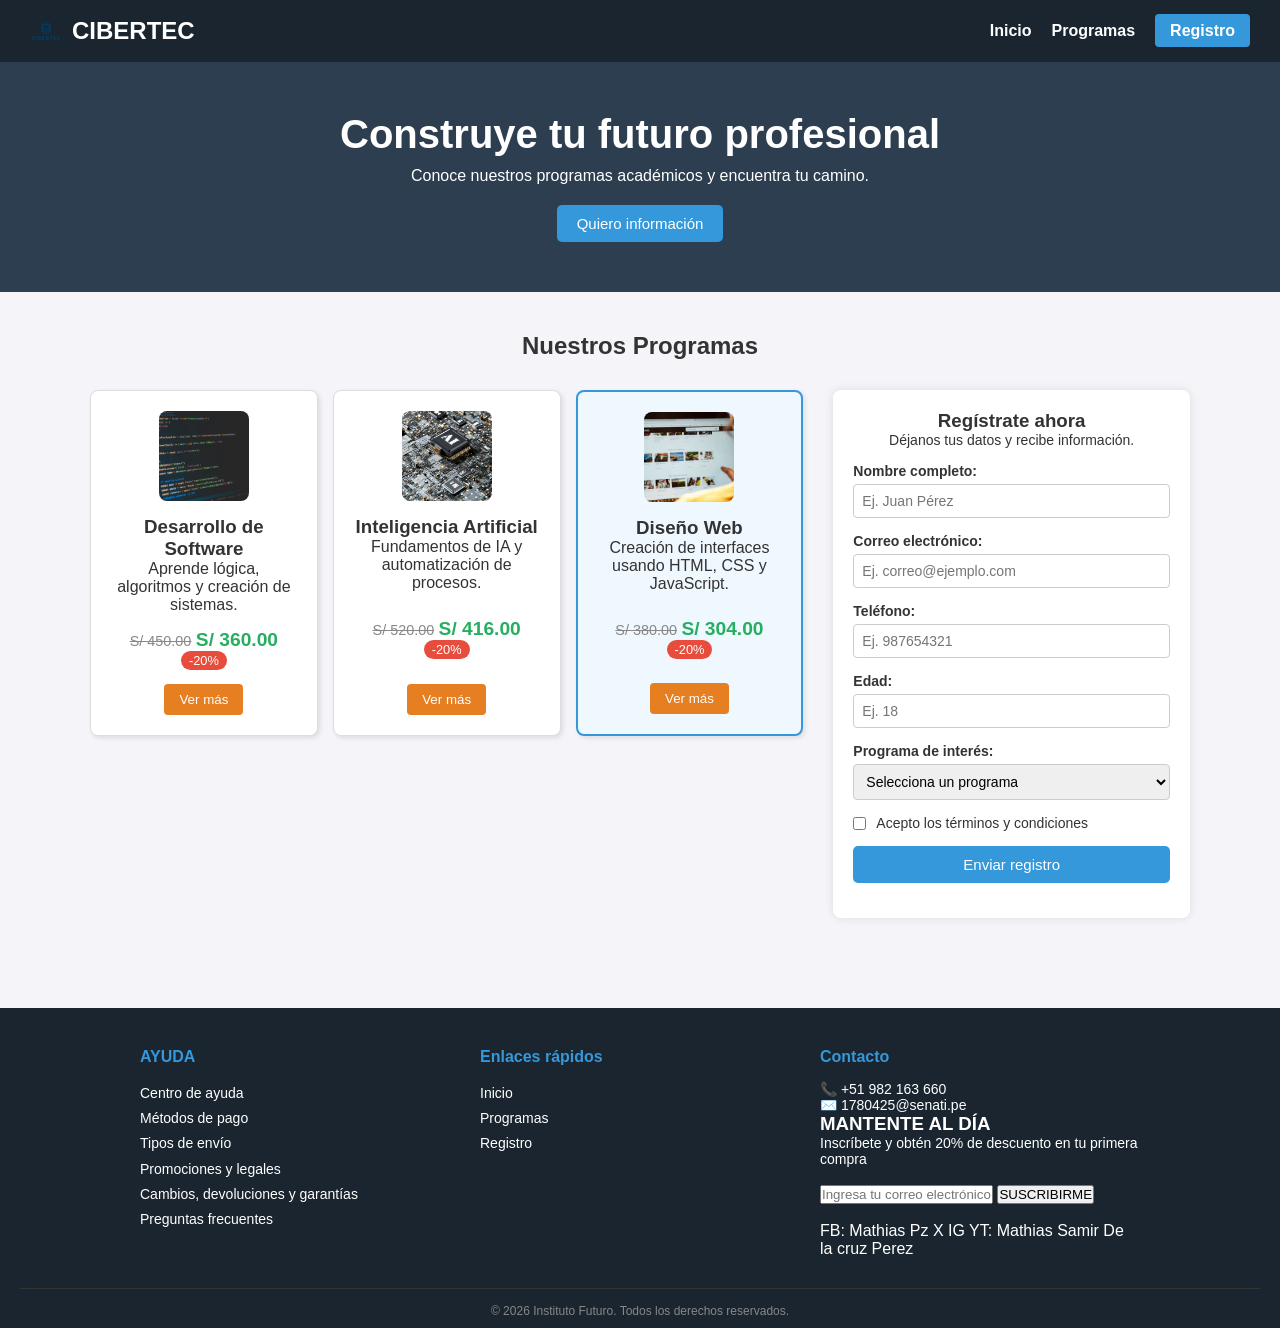
<file: index.html>
<!DOCTYPE html>
<html lang="es">
<head>
    <meta charset="UTF-8">
    <meta name="viewport" content="width=device-width, initial-scale=1.0">
    <title>Instituto Futuro</title>

    <link rel="stylesheet" href="css/estilos.css">

    <style>
        .hero-section {
            background-color: #2c3e50;
            color: white;
            padding: 50px 20px;
            text-align: center;
        }
        .hero-section h1 {
            font-size: 2.5rem;
            margin-bottom: 10px;
        }
        .hero-section .btn-principal {
            margin-top: 20px;
        }

        /* Precios con descuento en las tarjetas */
        .precio-oferta {
            margin: 10px 0;
        }
        .precio-oferta s {
            color: #888;
            font-size: 0.9em;
        }
        .precio-oferta strong {
            color: #27ae60;
            font-size: 1.2em;
        }
        .precio-oferta span {
            background: #e74c3c;
            color: white;
            padding: 2px 8px;
            border-radius: 10px;
            font-size: 0.8em;
        }
    </style>
</head>
<body>

    <header>
        <div class="logo-container">
            <img src="img/descarga.png" alt="Logo Instituto Futuro" class="logo-img">
            <h2>CIBERTEC</h2>
        </div>
        <nav>
            <ul class="menu-flex">
                <li><a href="index.html">Inicio</a></li>
                <li><a href="#programas">Programas</a></li>
                <li><a href="#registro" class="btn-nav">Registro</a></li>
            </ul>
        </nav>
    </header>

    <main>
        <section class="hero-section">
            <h1>Construye tu futuro profesional</h1>
            <p>Conoce nuestros programas académicos y encuentra tu camino.</p>
            <a href="#registro" class="btn-principal">Quiero información</a>
        </section>

        <section id="programas" class="seccion-programas">
            <h2 class="titulo-centrado">Nuestros Programas</h2>

            <div class="layout-principal">

                <div class="grid-programas">
                    <article class="card">
                        <div class="icono-card">
                            <img src="img/desarrollo.jpg" alt="Ícono Desarrollo de Software">
                        </div>
                        <h3>Desarrollo de Software</h3>
                        <p>Aprende lógica, algoritmos y creación de sistemas.</p>
                        <p class="precio-oferta"><s>S/ 450.00</s> <strong>S/ 360.00</strong> <span>-20%</span></p>
                        <a href="software.html" class="btn-info">Ver más</a>
                    </article>

                    <article class="card">
                        <div class="icono-card">
                            <img src="img/ia.jpg" alt="Ícono Inteligencia Artificial">
                        </div>
                        <h3>Inteligencia Artificial</h3>
                        <p>Fundamentos de IA y automatización de procesos.</p>
                        <p class="precio-oferta"><s>S/ 520.00</s> <strong>S/ 416.00</strong> <span>-20%</span></p>
                        <a href="ia.html" class="btn-info">Ver más</a>
                    </article>

                    <article class="card destacada">
                        <div class="icono-card">
                            <img src="img/web.jpg" alt="Ícono Diseño Web">
                        </div>
                        <h3>Diseño Web</h3>
                        <p>Creación de interfaces usando HTML, CSS y JavaScript.</p>
                        <p class="precio-oferta"><s>S/ 380.00</s> <strong>S/ 304.00</strong> <span>-20%</span></p>
                        <a href="web.html" class="btn-info">Ver más</a>
                    </article>
                </div>

                <aside class="contenedor-form lateral" id="registro">
                    <h3>Regístrate ahora</h3>
                    <p class="texto-form">Déjanos tus datos y recibe información.</p>

                    <!-- method="post": los datos personales no deben ir en la URL.
                         action="#": no hay servidor, el envío se simula con JavaScript. -->
                    <form id="miFormulario" method="post" action="#" onsubmit="return false;">
                        <div class="grupo-form">
                            <label for="txtNombre">Nombre completo:</label>
                            <input type="text" id="txtNombre" name="nombre" placeholder="Ej. Juan Pérez">
                            <span class="error" id="errNombre"></span>
                        </div>

                        <div class="grupo-form">
                            <label for="txtCorreo">Correo electrónico:</label>
                            <input type="email" id="txtCorreo" name="correo" placeholder="Ej. correo@ejemplo.com">
                            <span class="error" id="errCorreo"></span>
                        </div>

                        <div class="grupo-form">
                            <label for="txtTelefono">Teléfono:</label>
                            <input type="tel" id="txtTelefono" name="telefono" placeholder="Ej. 987654321" maxlength="9">
                            <span class="error" id="errTelefono"></span>
                        </div>

                        <div class="grupo-form">
                            <label for="txtEdad">Edad:</label>
                            <input type="number" id="txtEdad" name="edad" placeholder="Ej. 18" min="16" max="70">
                            <span class="error" id="errEdad"></span>
                        </div>

                        <div class="grupo-form">
                            <label for="selPrograma">Programa de interés:</label>
                            <select id="selPrograma" name="programa">
                                <option value="">Selecciona un programa</option>
                                <option value="0">Desarrollo de Software</option>
                                <option value="1">Inteligencia Artificial</option>
                                <option value="2">Diseño Web</option>
                            </select>
                            <span class="error" id="errPrograma"></span>
                        </div>

                        <div class="grupo-form">
                            <div class="check-container">
                                <input type="checkbox" id="chkTerminos" name="terminos">
                                <label for="chkTerminos">Acepto los términos y condiciones</label>
                            </div>
                            <span class="error" id="errTerminos"></span>
                        </div>

                        <button type="button" class="btn-principal btn-ancho" onclick="enviarRegistro()">Enviar registro</button>
                        <div id="mensaje-exito"></div>
                        <pre id="simulacion-envio" class="simulacion"></pre>
                    </form>
                </aside>
            </div>
        </section>
    </main>

    <footer class="footer-completo">
        <div class="footer-grid">
            <div class="col-footer">
                <h4>AYUDA</h4>
                <ul class="lista-footer">
                    <li>Centro de ayuda</li>
                    <li>Métodos de pago</li>
                    <li>Tipos de envío</li>
                    <li>Promociones y legales</li>
                    <li>Cambios, devoluciones y garantías</li>
                    <li>Preguntas frecuentes</li>
                </ul>
            </div>
            <div class="col-footer">
                <h4>Enlaces rápidos</h4>
                <ul class="lista-footer">
                    <li><a href="index.html">Inicio</a></li>
                    <li><a href="#programas">Programas</a></li>
                    <li><a href="#registro">Registro</a></li>
                </ul>
            </div>
            <div class="col-footer">
                <h4>Contacto</h4>
                <p>📞 +51 982 163 660</p>
                <p>✉️ 1780425@senati.pe</p>
                <h3>MANTENTE AL DÍA</h3>
                <p>Inscríbete y obtén 20% de descuento en tu primera compra</p><br>
                <form class="form-suscripcion">
                    <input type="email" placeholder="Ingresa tu correo electrónico" required>
                    <button type="submit">SUSCRIBIRME</button>
                </form>
                <div class="redes-sociales"><br>
                    <a>FB: Mathias Pz</a>
                    <a>X</a>
                    <a>IG</a>
                    <a>YT: Mathias Samir De la cruz Perez</a>
                </div>
            </div>
        </div>
        <div class="footer-bottom">
            <p>© 2026 Instituto Futuro. Todos los derechos reservados.</p>
        </div>

    </footer>

    <script src="js/app.js"></script>
</body>
</html>
</file>
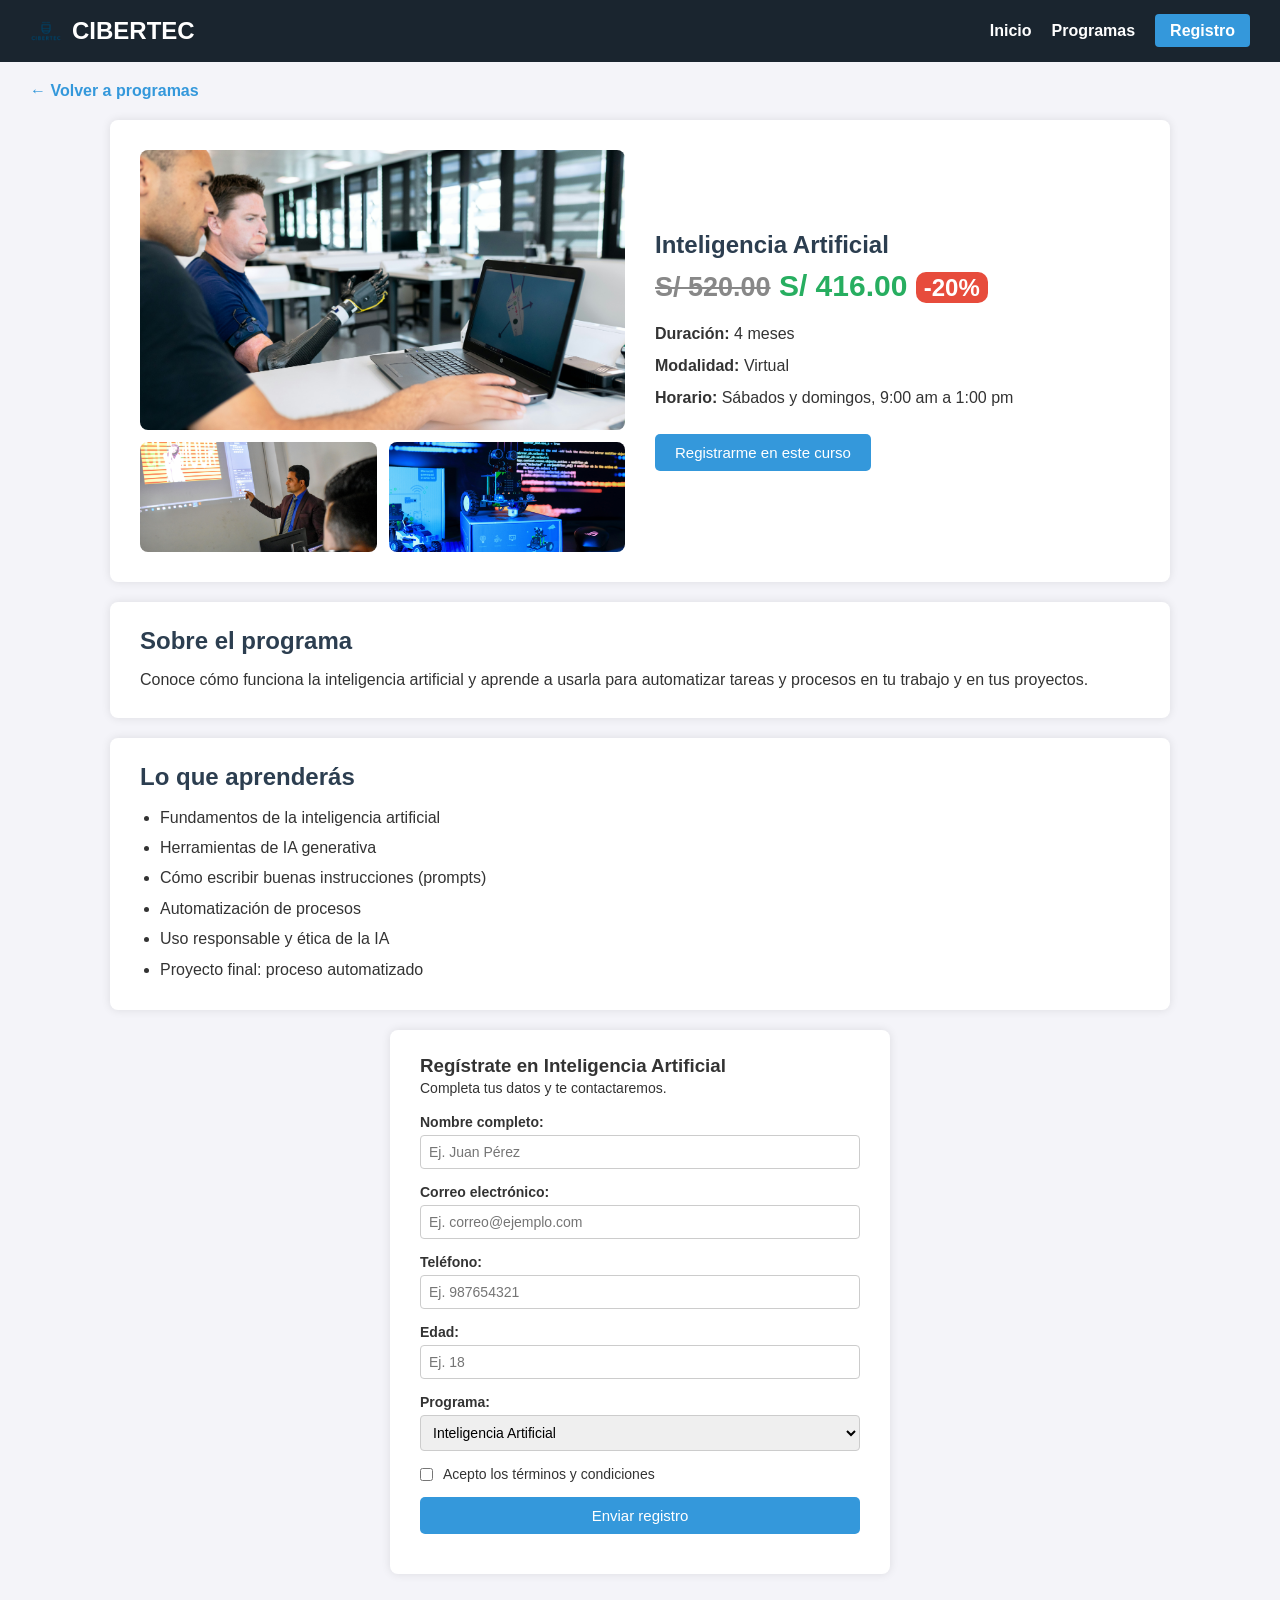
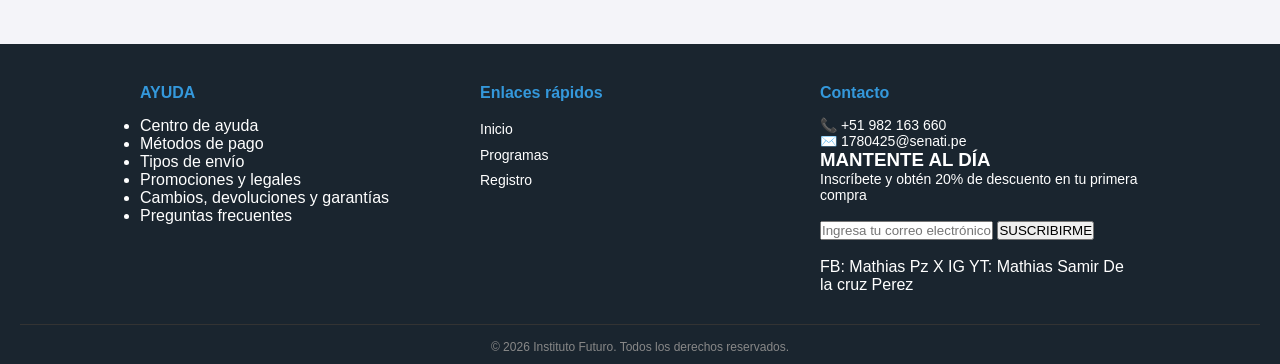
<file: ia.html>
<!DOCTYPE html>
<html lang="es">
<head>
    <meta charset="UTF-8">
    <meta name="viewport" content="width=device-width, initial-scale=1.0">
    <title>Inteligencia Artificial - Instituto Futuro</title>
    <link rel="stylesheet" href="css/estilos.css">
</head>
<body>

    <header>
        <div class="logo-container">
            <img src="img/descarga.png" alt="Logo Instituto Futuro" class="logo-img">
            <h2>CIBERTEC</h2>
        </div>
        <nav>
            <ul class="menu-flex">
                <li><a href="index.html">Inicio</a></li>
                <li><a href="index.html#programas">Programas</a></li>
                <li><a href="#registro" class="btn-nav">Registro</a></li>
            </ul>
        </nav>
    </header>

    <a href="index.html#programas" class="volver">← Volver a programas</a>

    <main class="detalle">

        <section class="detalle-grid">
        <div class="detalle-imagen">
    <img src="img/ia2.jpg" alt="Programa Desarrollo de Software" class="img-principal" id="imgPrincipal">

    <div class="miniaturas">
        <img src="img/ia3.jpg" alt="Clase de programación" onclick="cambiarImagen(this)">
        <img src="img/ia4.jpg" alt="Proyecto final" onclick="cambiarImagen(this)">
    </div>
</div>
            <div class="detalle-info">
                <h1>Inteligencia Artificial</h1>
        <p class="precio"><s>S/ 520.00</s> <strong>S/ 416.00</strong> <span>-20%</span></p>
                <ul class="datos-curso">
                    <li><strong>Duración:</strong> 4 meses</li>
                    <li><strong>Modalidad:</strong> Virtual</li>
                    <li><strong>Horario:</strong> Sábados y domingos, 9:00 am a 1:00 pm</li>
                </ul>
                <a href="#registro" class="btn-principal">Registrarme en este curso</a>
            </div>
        </section>

        <section class="detalle-bloque">
            <h2>Sobre el programa</h2>
            <p>Conoce cómo funciona la inteligencia artificial y aprende a usarla para automatizar tareas y procesos en tu trabajo y en tus proyectos.</p>
        </section>

        <section class="detalle-bloque">
            <h2>Lo que aprenderás</h2>
            <ul>
                <li>Fundamentos de la inteligencia artificial</li>
                <li>Herramientas de IA generativa</li>
                <li>Cómo escribir buenas instrucciones (prompts)</li>
                <li>Automatización de procesos</li>
                <li>Uso responsable y ética de la IA</li>
                <li>Proyecto final: proceso automatizado</li>
            </ul>
        </section>

        <section class="detalle-bloque contenedor-form detalle-form" id="registro">
            <h3>Regístrate en Inteligencia Artificial</h3>
            <p class="texto-form">Completa tus datos y te contactaremos.</p>

            <form id="miFormulario" method="post" action="#" onsubmit="return false;">
                <div class="grupo-form">
                    <label for="txtNombre">Nombre completo:</label>
                    <input type="text" id="txtNombre" name="nombre" placeholder="Ej. Juan Pérez">
                    <span class="error" id="errNombre"></span>
                </div>

                <div class="grupo-form">
                    <label for="txtCorreo">Correo electrónico:</label>
                    <input type="email" id="txtCorreo" name="correo" placeholder="Ej. correo@ejemplo.com">
                    <span class="error" id="errCorreo"></span>
                </div>

                <div class="grupo-form">
                    <label for="txtTelefono">Teléfono:</label>
                    <input type="tel" id="txtTelefono" name="telefono" placeholder="Ej. 987654321" maxlength="9">
                    <span class="error" id="errTelefono"></span>
                </div>

                <div class="grupo-form">
                    <label for="txtEdad">Edad:</label>
                    <input type="number" id="txtEdad" name="edad" placeholder="Ej. 18" min="16" max="70">
                    <span class="error" id="errEdad"></span>
                </div>

                <div class="grupo-form">
                    <label for="selPrograma">Programa:</label>
                    <select id="selPrograma" name="programa">
                        <option value="">Selecciona un programa</option>
                        <option value="0">Desarrollo de Software</option>
                        <option value="1" selected>Inteligencia Artificial</option>
                        <option value="2">Diseño Web</option>
                    </select>
                    <span class="error" id="errPrograma"></span>
                </div>

                <div class="grupo-form">
                    <div class="check-container">
                        <input type="checkbox" id="chkTerminos" name="terminos">
                        <label for="chkTerminos">Acepto los términos y condiciones</label>
                    </div>
                    <span class="error" id="errTerminos"></span>
                </div>

                <button type="button" class="btn-principal btn-ancho" onclick="enviarRegistro()">Enviar registro</button>
                <div id="mensaje-exito"></div>
                <pre id="simulacion-envio" class="simulacion"></pre>
            </form>
        </section>

    </main>

    <footer class="footer-completo">
        <div class="footer-grid">
            <div class="col-footer">
                    <h4>AYUDA</h4>
                <ul>
                    <li>Centro de ayuda</a></li>
                    <li>Métodos de pago</a></li>
                    <li>Tipos de envío</a></li>
                    <li>Promociones y legales</a></li>
                    <li>Cambios, devoluciones y garantías</a></li>
                    <li>Preguntas frecuentes</a></li>
                </ul>
            </div>
            <div class="col-footer">
                <h4>Enlaces rápidos</h4>
                <ul class="lista-footer">
                    <li><a href="index.html">Inicio</a></li>
                    <li><a href="#programas">Programas</a></li>
                    <li><a href="#registro">Registro</a></li>
                </ul>
            </div>
            <div class="col-footer">
                <h4>Contacto</h4>
                <p>📞 +51 982 163 660</p>
                <p>✉️ 1780425@senati.pe</p>
                <h3>MANTENTE AL DÍA</h3>
                <p>Inscríbete y obtén 20% de descuento en tu primera compra</p><br>
                <form class="form-suscripcion">
                    <input type="email" placeholder="Ingresa tu correo electrónico" required>
                    <button type="submit">SUSCRIBIRME</button>
                </form>
                <div class="redes-sociales"><br>
                    <a>FB: Mathias Pz</a>
                    <a>X</a>
                    <a>IG</a>
                    <a>YT: Mathias Samir De la cruz Perez</a>
                </div>
            </div>
        </div>
        <div class="footer-bottom">
            <p>© 2026 Instituto Futuro. Todos los derechos reservados.</p>
        </div>

    </footer>

    <script src="js/app.js"></script>
</body>
</html>
</file>
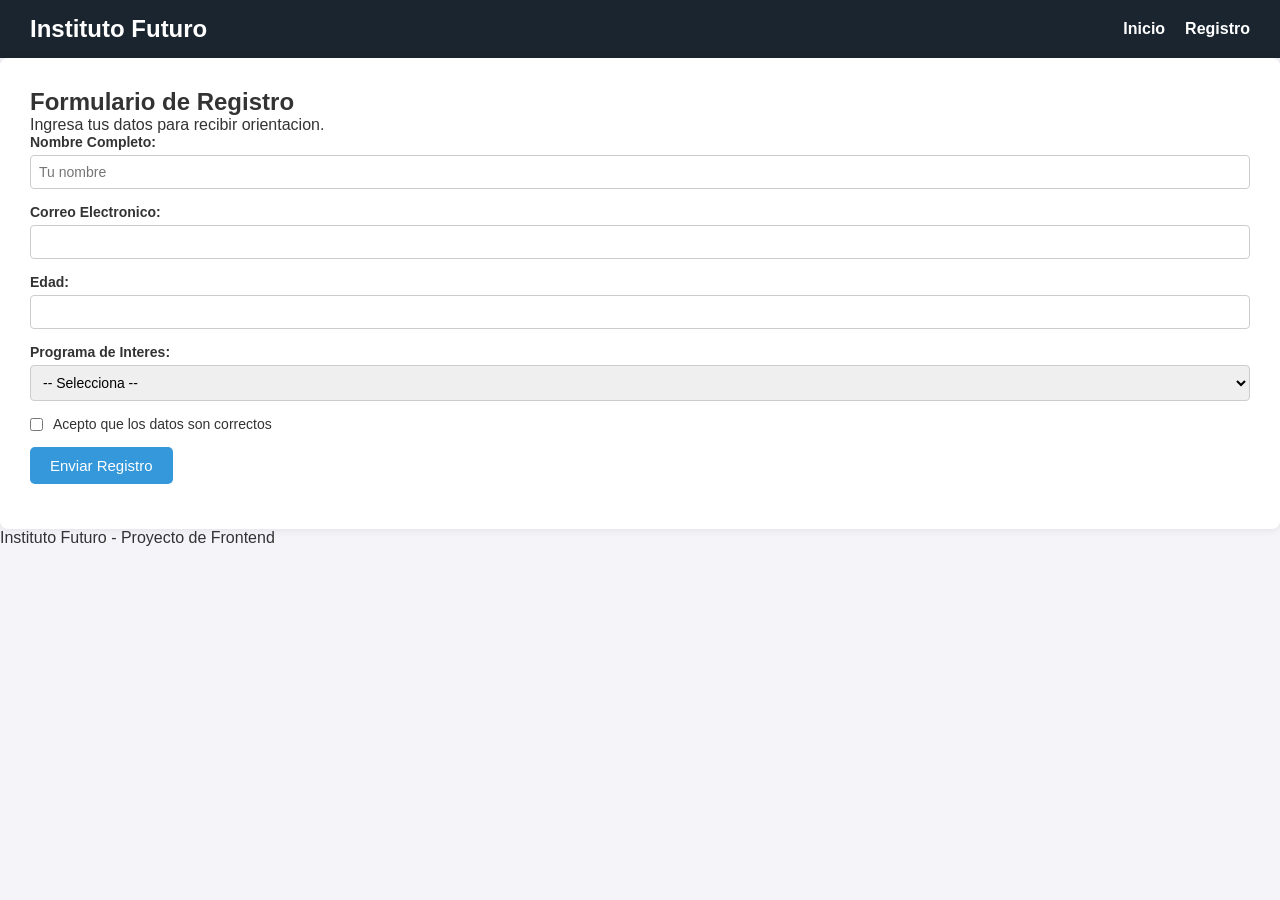
<file: registro.html>
<!DOCTYPE html>
<html lang="es">
<head>
    <meta charset="UTF-8">
    <title>Registro - Instituto Futuro</title>
    <link rel="stylesheet" href="css/estilos.css">
</head>
<body>

    <header>
        <div class="logo-container">
            <h2>Instituto Futuro</h2>
        </div>
        <nav>
            <ul class="menu-flex">
                <li><a href="index.html">Inicio</a></li>
                <li><a href="registro.html">Registro</a></li>
            </ul>
        </nav>
    </header>

    <main class="contenedor-form">
        <h2>Formulario de Registro</h2>
        <p>Ingresa tus datos para recibir orientacion.</p>

        <form id="miFormulario" action="#" method="POST">
            
            <div class="grupo-form">
                <label>Nombre Completo:</label>
                <input type="text" id="txtNombre" placeholder="Tu nombre">
                <span class="error" id="errNombre"></span>
            </div>

            <div class="grupo-form">
                <label>Correo Electronico:</label>
                <input type="email" id="txtCorreo">
                <span class="error" id="errCorreo"></span>
            </div>

            <div class="grupo-form">
                <label>Edad:</label>
                <input type="number" id="txtEdad" min="15" max="60">
                <span class="error" id="errEdad"></span>
            </div>

            <div class="grupo-form">
                <label>Programa de Interes:</label>
                <select id="cboPrograma">
                    <option value="">-- Selecciona --</option>
                    <option value="software">Desarrollo de Software</option>
                    <option value="ia">Inteligencia Artificial</option>
                    <option value="web">Diseño Web</option>
                </select>
                <span class="error" id="errPrograma"></span>
            </div>

            <div class="grupo-form check-container">
                <input type="checkbox" id="chkTerminos">
                <label>Acepto que los datos son correctos</label>
                <div class="error" id="errTerminos"></div>
            </div>

            <button type="submit" class="btn-principal" id="btnEnviar">Enviar Registro</button>
            
            <div id="mensaje-exito"></div>
        </form>
    </main>

    <footer>
        <p>Instituto Futuro - Proyecto de Frontend</p>
    </footer>

    <script src="js/app.js"></script>
</body>
</html>
</file>
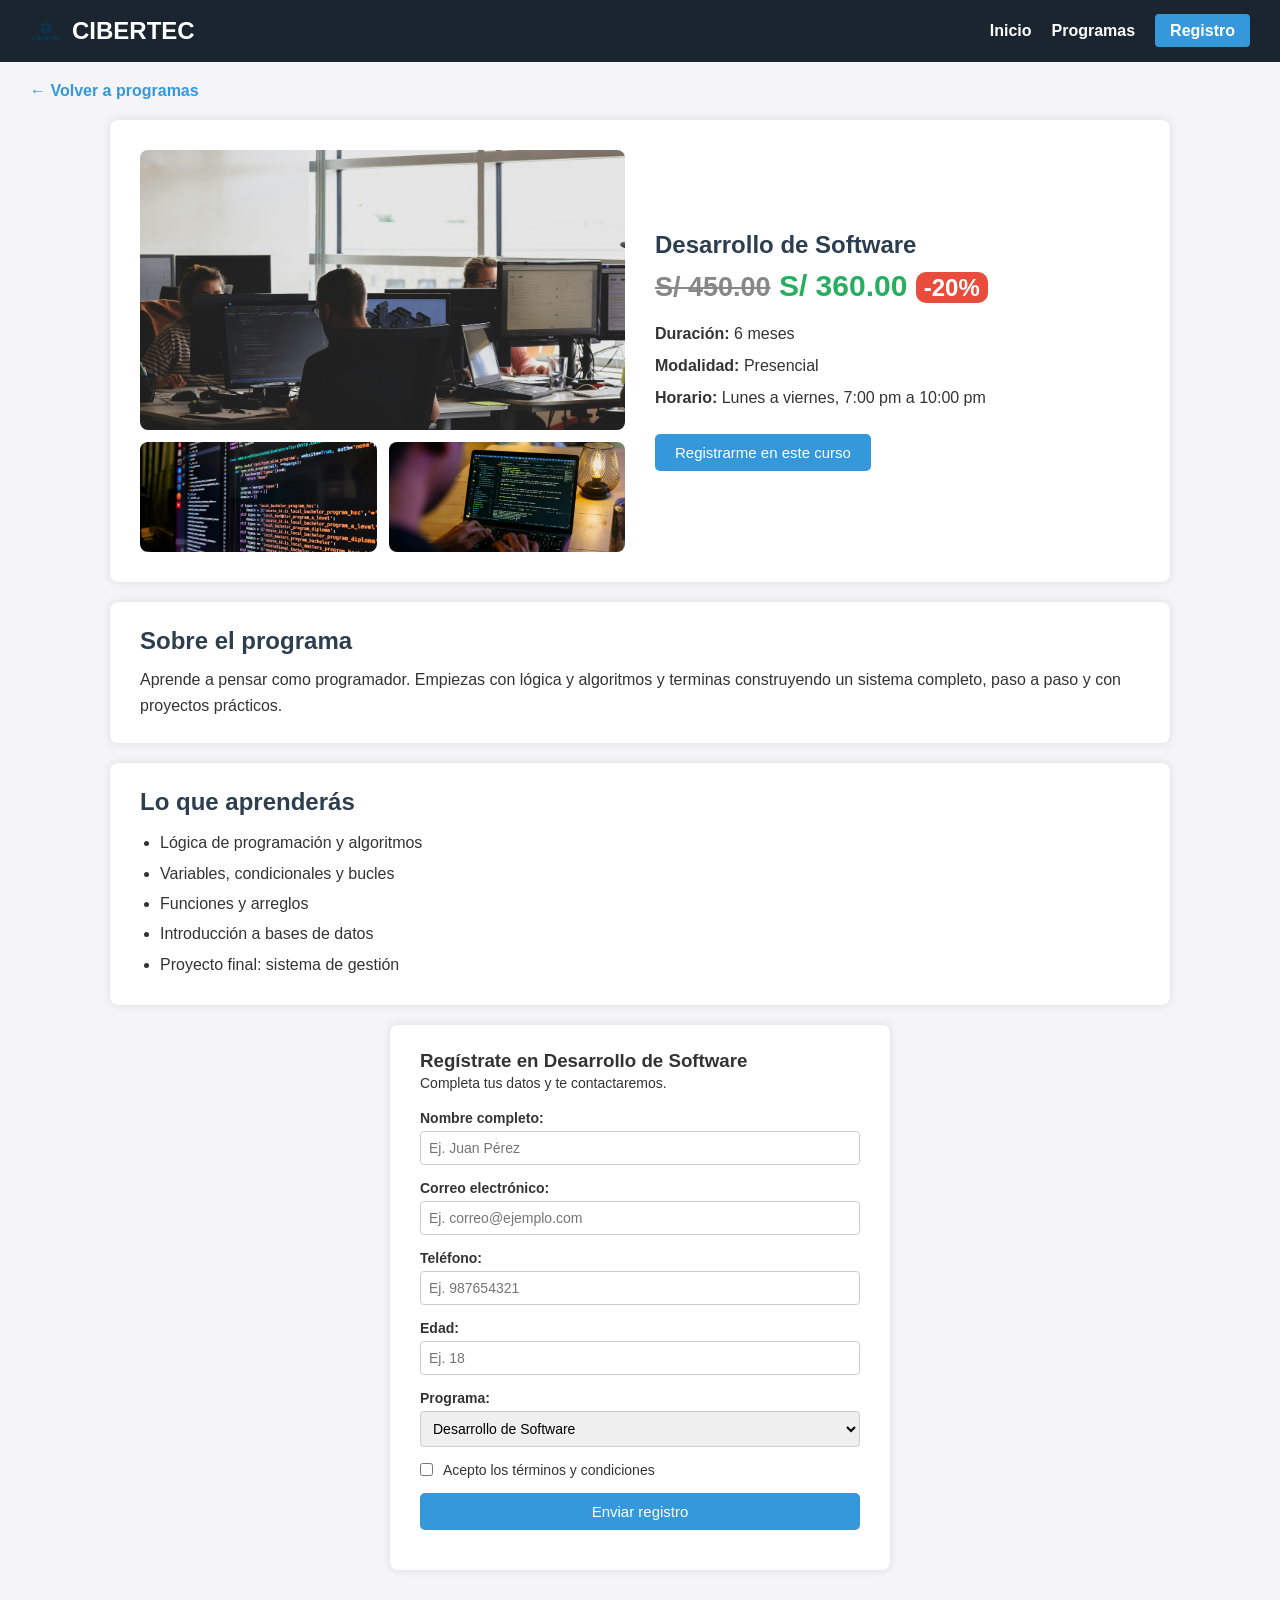
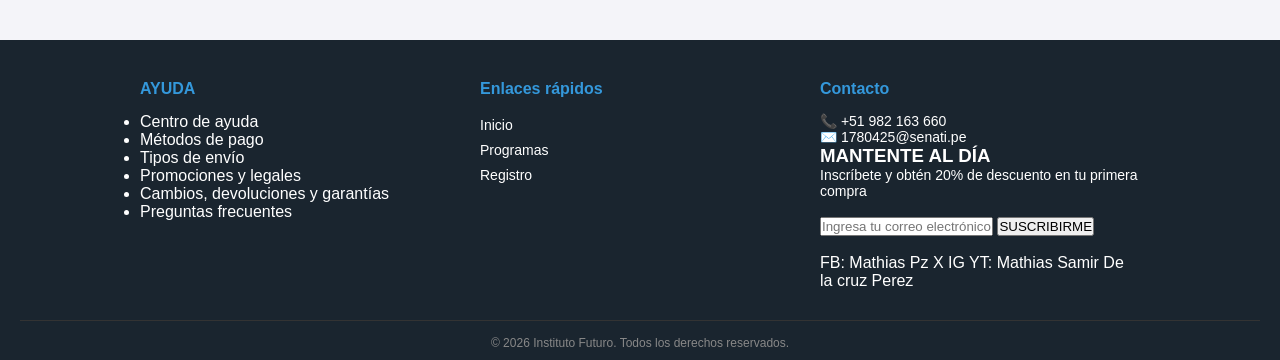
<file: software.html>
<!DOCTYPE html>
<html lang="es">
<head>
    <meta charset="UTF-8">
    <meta name="viewport" content="width=device-width, initial-scale=1.0">
    <title>Desarrollo de Software - Instituto Futuro</title>
    <link rel="stylesheet" href="css/estilos.css">
</head>
<body>

    <header>
        <div class="logo-container">
            <img src="img/descarga.png" alt="Logo Instituto Futuro" class="logo-img">
            <h2>CIBERTEC</h2>
        </div>
        <nav>
            <ul class="menu-flex">
                <li><a href="index.html">Inicio</a></li>
                <li><a href="index.html#programas">Programas</a></li>
                <li><a href="#registro" class="btn-nav">Registro</a></li>
            </ul>
        </nav>
    </header>

    <a href="index.html#programas" class="volver">← Volver a programas</a>

    <main class="detalle">

        <section class="detalle-grid">
            <div class="detalle-imagen">
    <img src="img/salon.jpg" alt="Programa Desarrollo de Software" class="img-principal" id="imgPrincipal">

    <div class="miniaturas">
        <img src="img/software2.jpg" alt="Clase de programación" onclick="cambiarImagen(this)">
        <img src="img/software3.jpg" alt="Proyecto final" onclick="cambiarImagen(this)">
    </div>
</div>
            <div class="detalle-info">
                <h1>Desarrollo de Software</h1>
<p class="precio"><s>S/ 450.00</s> <strong>S/ 360.00</strong> <span>-20%</span></p>
                <ul class="datos-curso">
                    <li><strong>Duración:</strong> 6 meses</li>
                    <li><strong>Modalidad:</strong> Presencial</li>
                    <li><strong>Horario:</strong> Lunes a viernes, 7:00 pm a 10:00 pm</li>
                </ul>
                <a href="#registro" class="btn-principal">Registrarme en este curso</a>
            </div>
        </section>

        <section class="detalle-bloque">
            <h2>Sobre el programa</h2>
            <p>Aprende a pensar como programador. Empiezas con lógica y algoritmos y terminas construyendo un sistema completo, paso a paso y con proyectos prácticos.</p>
        </section>

        <section class="detalle-bloque">
            <h2>Lo que aprenderás</h2>
            <ul>
                <li>Lógica de programación y algoritmos</li>
                <li>Variables, condicionales y bucles</li>
                <li>Funciones y arreglos</li>
                <li>Introducción a bases de datos</li>
                <li>Proyecto final: sistema de gestión</li>
            </ul>
        </section>

        <section class="detalle-bloque contenedor-form detalle-form" id="registro">
            <h3>Regístrate en Desarrollo de Software</h3>
            <p class="texto-form">Completa tus datos y te contactaremos.</p>

            <form id="miFormulario" method="post" action="#" onsubmit="return false;">
                <div class="grupo-form">
                    <label for="txtNombre">Nombre completo:</label>
                    <input type="text" id="txtNombre" name="nombre" placeholder="Ej. Juan Pérez">
                    <span class="error" id="errNombre"></span>
                </div>

                <div class="grupo-form">
                    <label for="txtCorreo">Correo electrónico:</label>
                    <input type="email" id="txtCorreo" name="correo" placeholder="Ej. correo@ejemplo.com">
                    <span class="error" id="errCorreo"></span>
                </div>

                <div class="grupo-form">
                    <label for="txtTelefono">Teléfono:</label>
                    <input type="tel" id="txtTelefono" name="telefono" placeholder="Ej. 987654321" maxlength="9">
                    <span class="error" id="errTelefono"></span>
                </div>

                <div class="grupo-form">
                    <label for="txtEdad">Edad:</label>
                    <input type="number" id="txtEdad" name="edad" placeholder="Ej. 18" min="16" max="70">
                    <span class="error" id="errEdad"></span>
                </div>

                <div class="grupo-form">
                    <label for="selPrograma">Programa:</label>
                    <select id="selPrograma" name="programa">
                        <option value="">Selecciona un programa</option>
                        <option value="0" selected>Desarrollo de Software</option>
                        <option value="1">Inteligencia Artificial</option>
                        <option value="2">Diseño Web</option>
                    </select>
                    <span class="error" id="errPrograma"></span>
                </div>

                <div class="grupo-form">
                    <div class="check-container">
                        <input type="checkbox" id="chkTerminos" name="terminos">
                        <label for="chkTerminos">Acepto los términos y condiciones</label>
                    </div>
                    <span class="error" id="errTerminos"></span>
                </div>

                <button type="button" class="btn-principal btn-ancho" onclick="enviarRegistro()">Enviar registro</button>
                <div id="mensaje-exito"></div>
                <pre id="simulacion-envio" class="simulacion"></pre>
            </form>
        </section>

    </main>

    <footer class="footer-completo">
        <div class="footer-grid">
            <div class="col-footer">
                    <h4>AYUDA</h4>
                <ul>
                    <li>Centro de ayuda</a></li>
                    <li>Métodos de pago</a></li>
                    <li>Tipos de envío</a></li>
                    <li>Promociones y legales</a></li>
                    <li>Cambios, devoluciones y garantías</a></li>
                    <li>Preguntas frecuentes</a></li>
                </ul>
            </div>
            <div class="col-footer">
                <h4>Enlaces rápidos</h4>
                <ul class="lista-footer">
                    <li><a href="index.html">Inicio</a></li>
                    <li><a href="#programas">Programas</a></li>
                    <li><a href="#registro">Registro</a></li>
                </ul>
            </div>
            <div class="col-footer">
                <h4>Contacto</h4>
                <p>📞 +51 982 163 660</p>
                <p>✉️ 1780425@senati.pe</p>
                <h3>MANTENTE AL DÍA</h3>
                <p>Inscríbete y obtén 20% de descuento en tu primera compra</p><br>
                <form class="form-suscripcion">
                    <input type="email" placeholder="Ingresa tu correo electrónico" required>
                    <button type="submit">SUSCRIBIRME</button>
                </form>
                <div class="redes-sociales"><br>
                    <a>FB: Mathias Pz</a>
                    <a>X</a>
                    <a>IG</a>
                    <a>YT: Mathias Samir De la cruz Perez</a>
                </div>
            </div>
        </div>
        <div class="footer-bottom">
            <p>© 2026 Instituto Futuro. Todos los derechos reservados.</p>
        </div>

    </footer>


    <script src="js/app.js"></script>
</body>
</html>
</file>
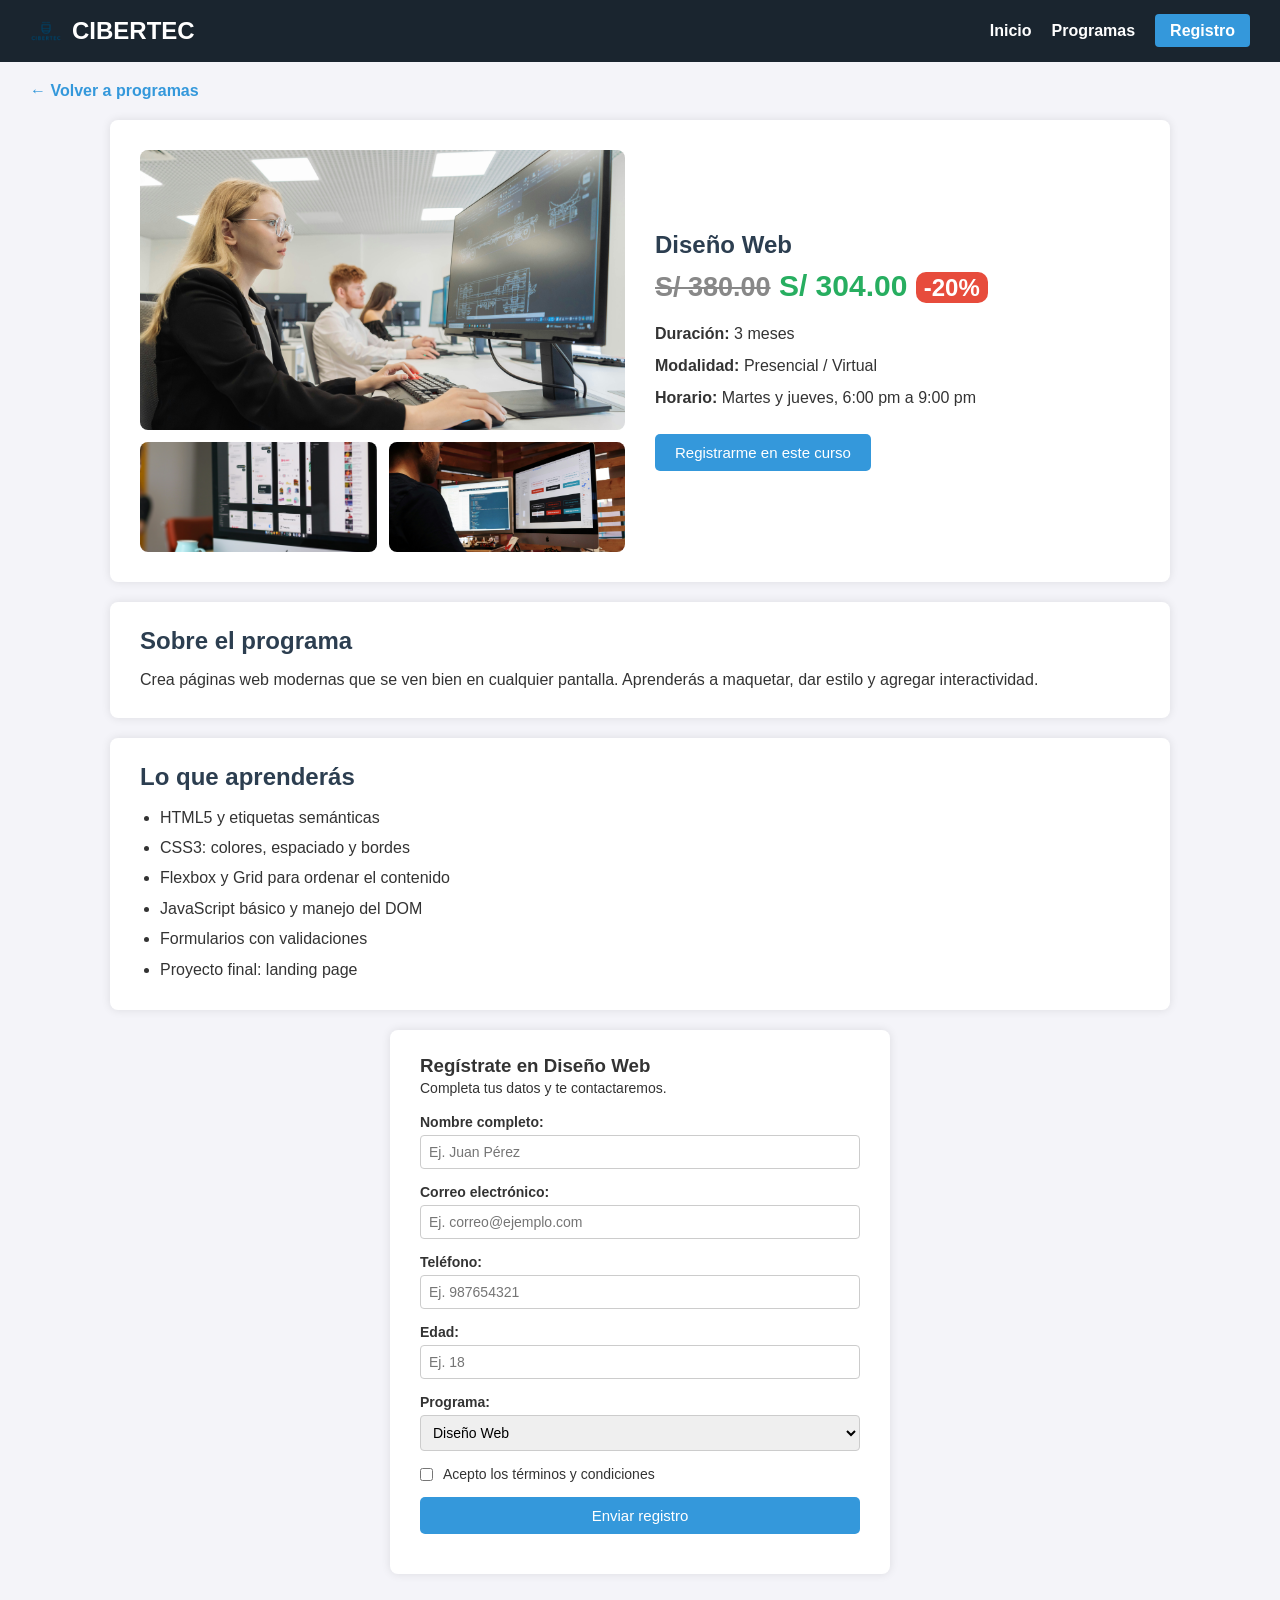
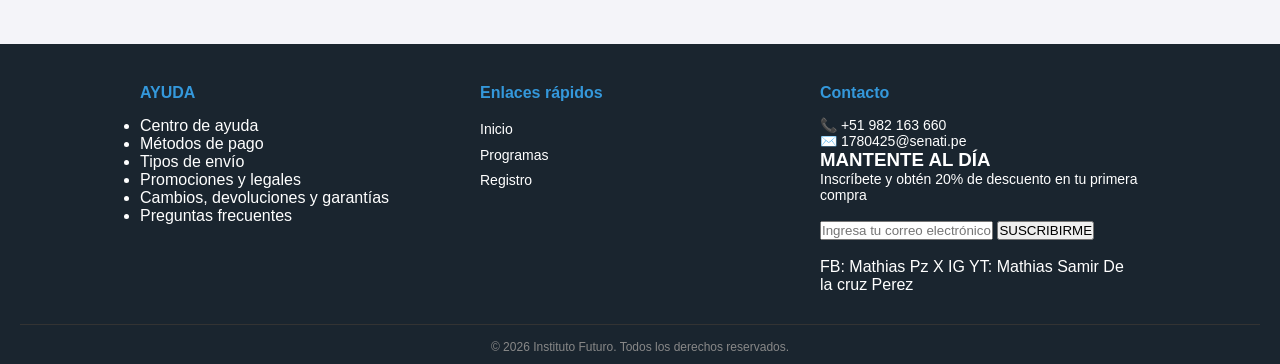
<file: Web.html>
<!DOCTYPE html>
<html lang="es">
<head>
    <meta charset="UTF-8">
    <meta name="viewport" content="width=device-width, initial-scale=1.0">
    <title>Diseño Web - Instituto Futuro</title>
    <link rel="stylesheet" href="css/estilos.css">
</head>
<body>

    <header>
        <div class="logo-container">
            <img src="img/descarga.png" alt="Logo Instituto Futuro" class="logo-img">
            <h2>CIBERTEC</h2>
        </div>
        <nav>
            <ul class="menu-flex">
                <li><a href="index.html">Inicio</a></li>
                <li><a href="index.html#programas">Programas</a></li>
                <li><a href="#registro" class="btn-nav">Registro</a></li>
            </ul>
        </nav>
    </header>

    <a href="index.html#programas" class="volver">← Volver a programas</a>

    <main class="detalle">

        <section class="detalle-grid">
            <div class="detalle-imagen">
    <img src="img/diseño.jpg" alt="Programa Desarrollo de Software" class="img-principal" id="imgPrincipal">

    <div class="miniaturas">
        <img src="img/diseño2.jpg" alt="Clase de programación" onclick="cambiarImagen(this)">
        <img src="img/diseño3.jpg" alt="Proyecto final" onclick="cambiarImagen(this)">
    </div>
</div>
            <div class="detalle-info">
                <h1>Diseño Web</h1>
        <p class="precio"><s>S/ 380.00</s> <strong>S/ 304.00</strong> <span>-20%</span></p>
                <ul class="datos-curso">
                    <li><strong>Duración:</strong> 3 meses</li>
                    <li><strong>Modalidad:</strong> Presencial / Virtual</li>
                    <li><strong>Horario:</strong> Martes y jueves, 6:00 pm a 9:00 pm</li>
                </ul>
                <a href="#registro" class="btn-principal">Registrarme en este curso</a>
            </div>
        </section>

        <section class="detalle-bloque">
            <h2>Sobre el programa</h2>
            <p>Crea páginas web modernas que se ven bien en cualquier pantalla. Aprenderás a maquetar, dar estilo y agregar interactividad.</p>
        </section>

        <section class="detalle-bloque">
            <h2>Lo que aprenderás</h2>
            <ul>
                <li>HTML5 y etiquetas semánticas</li>
                <li>CSS3: colores, espaciado y bordes</li>
                <li>Flexbox y Grid para ordenar el contenido</li>
                <li>JavaScript básico y manejo del DOM</li>
                <li>Formularios con validaciones</li>
                <li>Proyecto final: landing page</li>
            </ul>
        </section>

        <section class="detalle-bloque contenedor-form detalle-form" id="registro">
            <h3>Regístrate en Diseño Web</h3>
            <p class="texto-form">Completa tus datos y te contactaremos.</p>

            <form id="miFormulario" method="post" action="#" onsubmit="return false;">
                <div class="grupo-form">
                    <label for="txtNombre">Nombre completo:</label>
                    <input type="text" id="txtNombre" name="nombre" placeholder="Ej. Juan Pérez">
                    <span class="error" id="errNombre"></span>
                </div>

                <div class="grupo-form">
                    <label for="txtCorreo">Correo electrónico:</label>
                    <input type="email" id="txtCorreo" name="correo" placeholder="Ej. correo@ejemplo.com">
                    <span class="error" id="errCorreo"></span>
                </div>

                <div class="grupo-form">
                    <label for="txtTelefono">Teléfono:</label>
                    <input type="tel" id="txtTelefono" name="telefono" placeholder="Ej. 987654321" maxlength="9">
                    <span class="error" id="errTelefono"></span>
                </div>

                <div class="grupo-form">
                    <label for="txtEdad">Edad:</label>
                    <input type="number" id="txtEdad" name="edad" placeholder="Ej. 18" min="16" max="70">
                    <span class="error" id="errEdad"></span>
                </div>

                <div class="grupo-form">
                    <label for="selPrograma">Programa:</label>
                    <select id="selPrograma" name="programa">
                        <option value="">Selecciona un programa</option>
                        <option value="0">Desarrollo de Software</option>
                        <option value="1">Inteligencia Artificial</option>
                        <option value="2" selected>Diseño Web</option>
                    </select>
                    <span class="error" id="errPrograma"></span>
                </div>

                <div class="grupo-form">
                    <div class="check-container">
                        <input type="checkbox" id="chkTerminos" name="terminos">
                        <label for="chkTerminos">Acepto los términos y condiciones</label>
                    </div>
                    <span class="error" id="errTerminos"></span>
                </div>

                <button type="button" class="btn-principal btn-ancho" onclick="enviarRegistro()">Enviar registro</button>
                <div id="mensaje-exito"></div>
                <pre id="simulacion-envio" class="simulacion"></pre>
            </form>
        </section>

    </main>

    <footer class="footer-completo">
        <div class="footer-grid">
            <div class="col-footer">
                    <h4>AYUDA</h4>
                <ul>
                    <li>Centro de ayuda</a></li>
                    <li>Métodos de pago</a></li>
                    <li>Tipos de envío</a></li>
                    <li>Promociones y legales</a></li>
                    <li>Cambios, devoluciones y garantías</a></li>
                    <li>Preguntas frecuentes</a></li>
                </ul>
            </div>
            <div class="col-footer">
                <h4>Enlaces rápidos</h4>
                <ul class="lista-footer">
                    <li><a href="index.html">Inicio</a></li>
                    <li><a href="#programas">Programas</a></li>
                    <li><a href="#registro">Registro</a></li>
                </ul>
            </div>
            <div class="col-footer">
                <h4>Contacto</h4>
                <p>📞 +51 982 163 660</p>
                <p>✉️ 1780425@senati.pe</p>
                <h3>MANTENTE AL DÍA</h3>
                <p>Inscríbete y obtén 20% de descuento en tu primera compra</p><br>
                <form class="form-suscripcion">
                    <input type="email" placeholder="Ingresa tu correo electrónico" required>
                    <button type="submit">SUSCRIBIRME</button>
                </form>
                <div class="redes-sociales"><br>
                    <a>FB: Mathias Pz</a>
                    <a>X</a>
                    <a>IG</a>
                    <a>YT: Mathias Samir De la cruz Perez</a>
                </div>
            </div>
        </div>
        <div class="footer-bottom">
            <p>© 2026 Instituto Futuro. Todos los derechos reservados.</p>
        </div>

    </footer>
    <script src="js/app.js"></script>
</body>
</html>
</file>
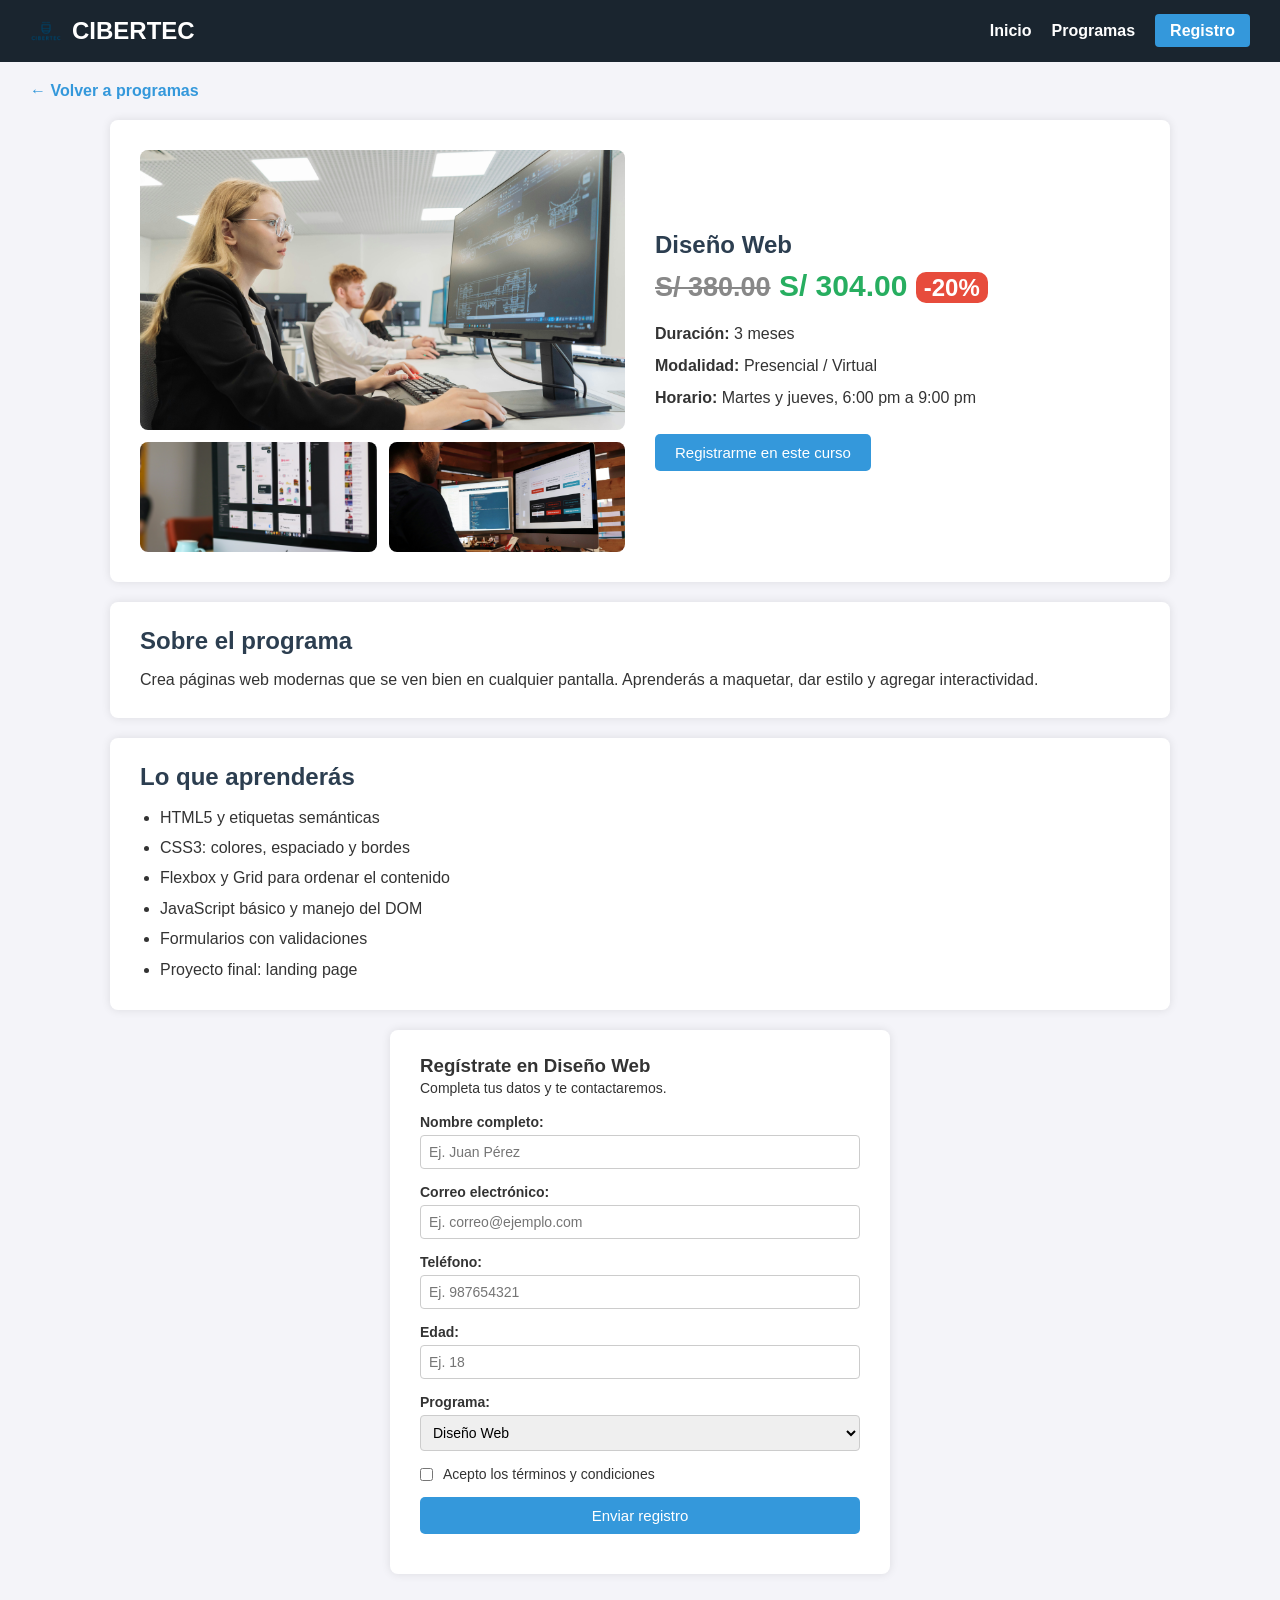
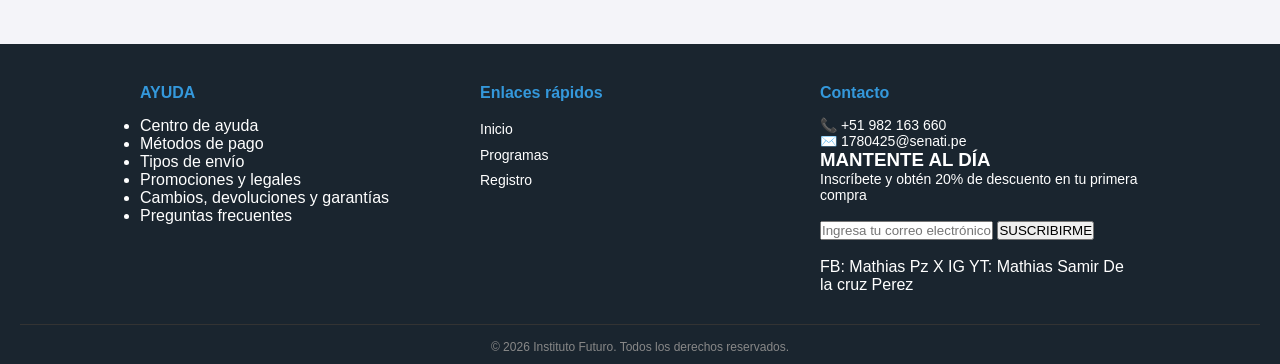
<file: web.html>
<!DOCTYPE html>
<html lang="es">
<head>
    <meta charset="UTF-8">
    <meta name="viewport" content="width=device-width, initial-scale=1.0">
    <title>Diseño Web - Instituto Futuro</title>
    <link rel="stylesheet" href="css/estilos.css">
</head>
<body>

    <header>
        <div class="logo-container">
            <img src="img/descarga.png" alt="Logo Instituto Futuro" class="logo-img">
            <h2>CIBERTEC</h2>
        </div>
        <nav>
            <ul class="menu-flex">
                <li><a href="index.html">Inicio</a></li>
                <li><a href="index.html#programas">Programas</a></li>
                <li><a href="#registro" class="btn-nav">Registro</a></li>
            </ul>
        </nav>
    </header>

    <a href="index.html#programas" class="volver">← Volver a programas</a>

    <main class="detalle">

        <section class="detalle-grid">
            <div class="detalle-imagen">
    <img src="img/diseño.jpg" alt="Programa Desarrollo de Software" class="img-principal" id="imgPrincipal">

    <div class="miniaturas">
        <img src="img/diseño2.jpg" alt="Clase de programación" onclick="cambiarImagen(this)">
        <img src="img/diseño3.jpg" alt="Proyecto final" onclick="cambiarImagen(this)">
    </div>
</div>
            <div class="detalle-info">
                <h1>Diseño Web</h1>
        <p class="precio"><s>S/ 380.00</s> <strong>S/ 304.00</strong> <span>-20%</span></p>
                <ul class="datos-curso">
                    <li><strong>Duración:</strong> 3 meses</li>
                    <li><strong>Modalidad:</strong> Presencial / Virtual</li>
                    <li><strong>Horario:</strong> Martes y jueves, 6:00 pm a 9:00 pm</li>
                </ul>
                <a href="#registro" class="btn-principal">Registrarme en este curso</a>
            </div>
        </section>

        <section class="detalle-bloque">
            <h2>Sobre el programa</h2>
            <p>Crea páginas web modernas que se ven bien en cualquier pantalla. Aprenderás a maquetar, dar estilo y agregar interactividad.</p>
        </section>

        <section class="detalle-bloque">
            <h2>Lo que aprenderás</h2>
            <ul>
                <li>HTML5 y etiquetas semánticas</li>
                <li>CSS3: colores, espaciado y bordes</li>
                <li>Flexbox y Grid para ordenar el contenido</li>
                <li>JavaScript básico y manejo del DOM</li>
                <li>Formularios con validaciones</li>
                <li>Proyecto final: landing page</li>
            </ul>
        </section>

        <section class="detalle-bloque contenedor-form detalle-form" id="registro">
            <h3>Regístrate en Diseño Web</h3>
            <p class="texto-form">Completa tus datos y te contactaremos.</p>

            <form id="miFormulario" method="post" action="#" onsubmit="return false;">
                <div class="grupo-form">
                    <label for="txtNombre">Nombre completo:</label>
                    <input type="text" id="txtNombre" name="nombre" placeholder="Ej. Juan Pérez">
                    <span class="error" id="errNombre"></span>
                </div>

                <div class="grupo-form">
                    <label for="txtCorreo">Correo electrónico:</label>
                    <input type="email" id="txtCorreo" name="correo" placeholder="Ej. correo@ejemplo.com">
                    <span class="error" id="errCorreo"></span>
                </div>

                <div class="grupo-form">
                    <label for="txtTelefono">Teléfono:</label>
                    <input type="tel" id="txtTelefono" name="telefono" placeholder="Ej. 987654321" maxlength="9">
                    <span class="error" id="errTelefono"></span>
                </div>

                <div class="grupo-form">
                    <label for="txtEdad">Edad:</label>
                    <input type="number" id="txtEdad" name="edad" placeholder="Ej. 18" min="16" max="70">
                    <span class="error" id="errEdad"></span>
                </div>

                <div class="grupo-form">
                    <label for="selPrograma">Programa:</label>
                    <select id="selPrograma" name="programa">
                        <option value="">Selecciona un programa</option>
                        <option value="0">Desarrollo de Software</option>
                        <option value="1">Inteligencia Artificial</option>
                        <option value="2" selected>Diseño Web</option>
                    </select>
                    <span class="error" id="errPrograma"></span>
                </div>

                <div class="grupo-form">
                    <div class="check-container">
                        <input type="checkbox" id="chkTerminos" name="terminos">
                        <label for="chkTerminos">Acepto los términos y condiciones</label>
                    </div>
                    <span class="error" id="errTerminos"></span>
                </div>

                <button type="button" class="btn-principal btn-ancho" onclick="enviarRegistro()">Enviar registro</button>
                <div id="mensaje-exito"></div>
                <pre id="simulacion-envio" class="simulacion"></pre>
            </form>
        </section>

    </main>

    <footer class="footer-completo">
        <div class="footer-grid">
            <div class="col-footer">
                    <h4>AYUDA</h4>
                <ul>
                    <li>Centro de ayuda</a></li>
                    <li>Métodos de pago</a></li>
                    <li>Tipos de envío</a></li>
                    <li>Promociones y legales</a></li>
                    <li>Cambios, devoluciones y garantías</a></li>
                    <li>Preguntas frecuentes</a></li>
                </ul>
            </div>
            <div class="col-footer">
                <h4>Enlaces rápidos</h4>
                <ul class="lista-footer">
                    <li><a href="index.html">Inicio</a></li>
                    <li><a href="#programas">Programas</a></li>
                    <li><a href="#registro">Registro</a></li>
                </ul>
            </div>
            <div class="col-footer">
                <h4>Contacto</h4>
                <p>📞 +51 982 163 660</p>
                <p>✉️ 1780425@senati.pe</p>
                <h3>MANTENTE AL DÍA</h3>
                <p>Inscríbete y obtén 20% de descuento en tu primera compra</p><br>
                <form class="form-suscripcion">
                    <input type="email" placeholder="Ingresa tu correo electrónico" required>
                    <button type="submit">SUSCRIBIRME</button>
                </form>
                <div class="redes-sociales"><br>
                    <a>FB: Mathias Pz</a>
                    <a>X</a>
                    <a>IG</a>
                    <a>YT: Mathias Samir De la cruz Perez</a>
                </div>
            </div>
        </div>
        <div class="footer-bottom">
            <p>© 2026 Instituto Futuro. Todos los derechos reservados.</p>
        </div>

    </footer>
    <script src="js/app.js"></script>
</body>
</html>
</file>
<file: css/estilos.css>
* {
    margin: 0;
    padding: 0;
    box-sizing: border-box;
    font-family: Arial, sans-serif;
}

body {
    background-color: #f4f4f9;
    color: #333;
}

header {
    background-color: #1a252f;
    color: white;
    padding: 15px 30px;
    display: flex;
    justify-content: space-between;
    align-items: center;
}

.logo-container {
    display: flex;
    align-items: center;
    gap: 10px;
}

.logo-img {
    width: 32px;
    height: 32px;
    object-fit: contain;
}

.menu-flex {
    display: flex;
    list-style: none;
    gap: 20px;
}

.menu-flex li a {
    color: white;
    text-decoration: none;
    font-weight: bold;
}

.menu-flex li a:hover {
    color: #3498db;
}

.btn-nav {
    background-color: #3498db;
    padding: 8px 15px;
    border-radius: 4px;
}

.menu-flex li a.btn-nav:hover {
    background-color: #2980b9;
    color: white;
}

.btn-principal {
    background-color: #3498db;
    color: white;
    padding: 10px 20px;
    border: none;
    border-radius: 5px;
    cursor: pointer;
    text-decoration: none;
    display: inline-block;
    font-size: 15px;
}

.btn-principal:hover {
    background-color: #2980b9;
}

.btn-ancho {
    width: 100%;
}

.btn-info {
    display: inline-block;
    text-decoration: none;
    font-size: 13.33px;
    background-color: #e67e22;
    color: white;
    border: none;
    padding: 8px 15px;
    cursor: pointer;
    margin-top: 10px;
    border-radius: 4px;
}

.btn-info:hover {
    background-color: #cf6d17;
}

.seccion-programas {
    padding: 40px 20px;
    text-align: center;
}

.titulo-centrado {
    margin-bottom: 30px;
}

.layout-principal {
    display: grid;
    grid-template-columns: 2fr 1fr;
    gap: 30px;
    max-width: 1100px;
    margin: 0 auto;
    align-items: start;
}

.grid-programas {
    display: grid;
    grid-template-columns: repeat(3, 1fr);
    gap: 15px;
}

.card {
    display: flex;
    flex-direction: column;
    align-items: center;
    background-color: white;
    border: 1px solid #ddd;
    padding: 20px;
    border-radius: 8px;
    box-shadow: 2px 2px 5px rgba(0,0,0,0.1);
}

.card p {
    flex-grow: 1;
    margin-bottom: 5px;
}

.card.destacada {
    border: 2px solid #3498db;
    background-color: #f0f8ff;
}

.icono-card {
    width: 90px;
    height: 90px;
    margin-bottom: 15px;
}

.icono-card img {
    width: 100%;
    height: 100%;
    object-fit: cover;
    border-radius: 8px;
    display: block;
}

.contenedor-form {
    background: white;
    padding: 30px;
    border-radius: 8px;
    box-shadow: 0 0 10px rgba(0,0,0,0.1);
}

.contenedor-form.lateral {
    padding: 20px;
}

.texto-form {
    font-size: 14px;
    margin-bottom: 15px;
}

.grupo-form {
    margin-bottom: 15px;
    text-align: left;
}

.grupo-form label {
    display: block;
    margin-bottom: 5px;
    font-weight: bold;
    font-size: 14px;
}

.grupo-form input[type="text"],
.grupo-form input[type="email"],
.grupo-form input[type="tel"],
.grupo-form input[type="number"],
.grupo-form select {
    width: 100%;
    padding: 8px;
    border: 1px solid #ccc;
    border-radius: 4px;
    font-size: 14px;
}

.grupo-form input:focus,
.grupo-form select:focus {
    outline: 2px solid #3498db;
    border-color: #3498db;
}

.grupo-form .invalido {
    border-color: red;
}

.check-container {
    display: flex;
    align-items: center;
    gap: 10px;
}

.check-container label {
    margin-bottom: 0;
    font-weight: normal;
}

.error {
    color: red;
    font-size: 12px;
    display: block;
    margin-top: 3px;
}

#mensaje-exito {
    color: green;
    margin-top: 15px;
    font-weight: bold;
    text-align: center;
}

#mensaje-exito.mensaje-info {
    color: #2c3e50;
}

.simulacion {
    display: none;
    margin-top: 12px;
    padding: 10px;
    background: #f0f8ff;
    border: 1px dashed #3498db;
    border-radius: 4px;
    font-size: 12px;
    text-align: left;
    white-space: pre-wrap;
    word-break: break-all;
    font-family: monospace;
}

.volver {
    display: inline-block;
    margin: 20px 30px 0;
    color: #3498db;
    text-decoration: none;
    font-weight: bold;
}

.volver:hover {
    text-decoration: underline;
}

.detalle {
    max-width: 1100px;
    margin: 0 auto;
    padding: 20px;
}

.detalle-grid {
    display: grid;
    grid-template-columns: 1fr 1fr;
    gap: 30px;
    background-color: white;
    padding: 30px;
    border-radius: 8px;
    box-shadow: 0 0 10px rgba(0,0,0,0.1);
    align-items: center;
}

.detalle-imagen img {
    width: 100%;
    max-height: 350px;
    object-fit: cover;
    border-radius: 8px;
    display: block;
}

.detalle-info h1 {
    color: #2c3e50;
    margin-bottom: 10px;
}

.precio {
    font-size: 30px;
    font-weight: bold;
    color: #e67e22;
    margin-bottom: 15px;
}

.datos-curso {
    list-style: none;
    margin-bottom: 20px;
    line-height: 2;
}

.detalle-bloque {
    background-color: white;
    padding: 25px 30px;
    margin-top: 20px;
    border-radius: 8px;
    box-shadow: 0 0 10px rgba(0,0,0,0.1);
}

.detalle-bloque h2 {
    color: #2c3e50;
    margin-bottom: 12px;
}

.detalle-bloque p {
    line-height: 1.6;
}

.detalle-bloque ul {
    padding-left: 20px;
    line-height: 1.9;
}

.detalle-form {
    max-width: 500px;
    margin: 20px auto 0;
}

.footer-completo {
    background-color: #1a252f;
    color: white;
    padding: 40px 20px 10px;
    margin-top: 50px;
}

.footer-grid {
    display: grid;
    grid-template-columns: repeat(3, 1fr);
    max-width: 1000px;
    margin: 0 auto;
    text-align: left;
    gap: 20px;
}

.col-footer h4 {
    margin-bottom: 15px;
    color: #3498db;
}

.col-footer p {
    font-size: 14px;
}

.texto-footer {
    color: #aaa;
}

.lista-footer {
    list-style: none;
    font-size: 14px;
    line-height: 1.8;
}

.lista-footer a {
    color: white;
    text-decoration: none;
}

.lista-footer a:hover {
    color: #3498db;
}

.footer-bottom {
    text-align: center;
    border-top: 1px solid #333;
    margin-top: 30px;
    padding-top: 15px;
    font-size: 12px;
    color: #888;
}

@media (max-width: 900px) {
    .layout-principal,
    .detalle-grid {
        grid-template-columns: 1fr;
    }
}

@media (max-width: 650px) {
    header {
        flex-direction: column;
        gap: 10px;
    }
    .grid-programas {
        grid-template-columns: 1fr;
    }
    .footer-grid {
        grid-template-columns: 1fr;
        text-align: center;
    }
    .hero-section h1 {
        font-size: 1.8rem;
    }
}
.detalle-imagen {
    display: flex;
    flex-direction: column;
    gap: 12px;
}

.img-principal {
    width: 100%;
    height: 280px;
    object-fit: cover;
    border-radius: 10px;
}

.miniaturas {
    display: grid;
    grid-template-columns: 1fr 1fr;
    gap: 12px;
}

.miniaturas img {
    width: 100%;
    height: 110px;
    object-fit: cover;
    border-radius: 8px;
    cursor: pointer;
    transition: transform 0.2s;
}

.miniaturas img:hover {
    transform: scale(1.04);
}
.precio s { color: #888; font-size: 0.9em; }
.precio strong { color: #27ae60; }
.precio span { background: #e74c3c; color: white; padding: 2px 8px; border-radius: 10px; font-size: 0.8em; }
</file>
